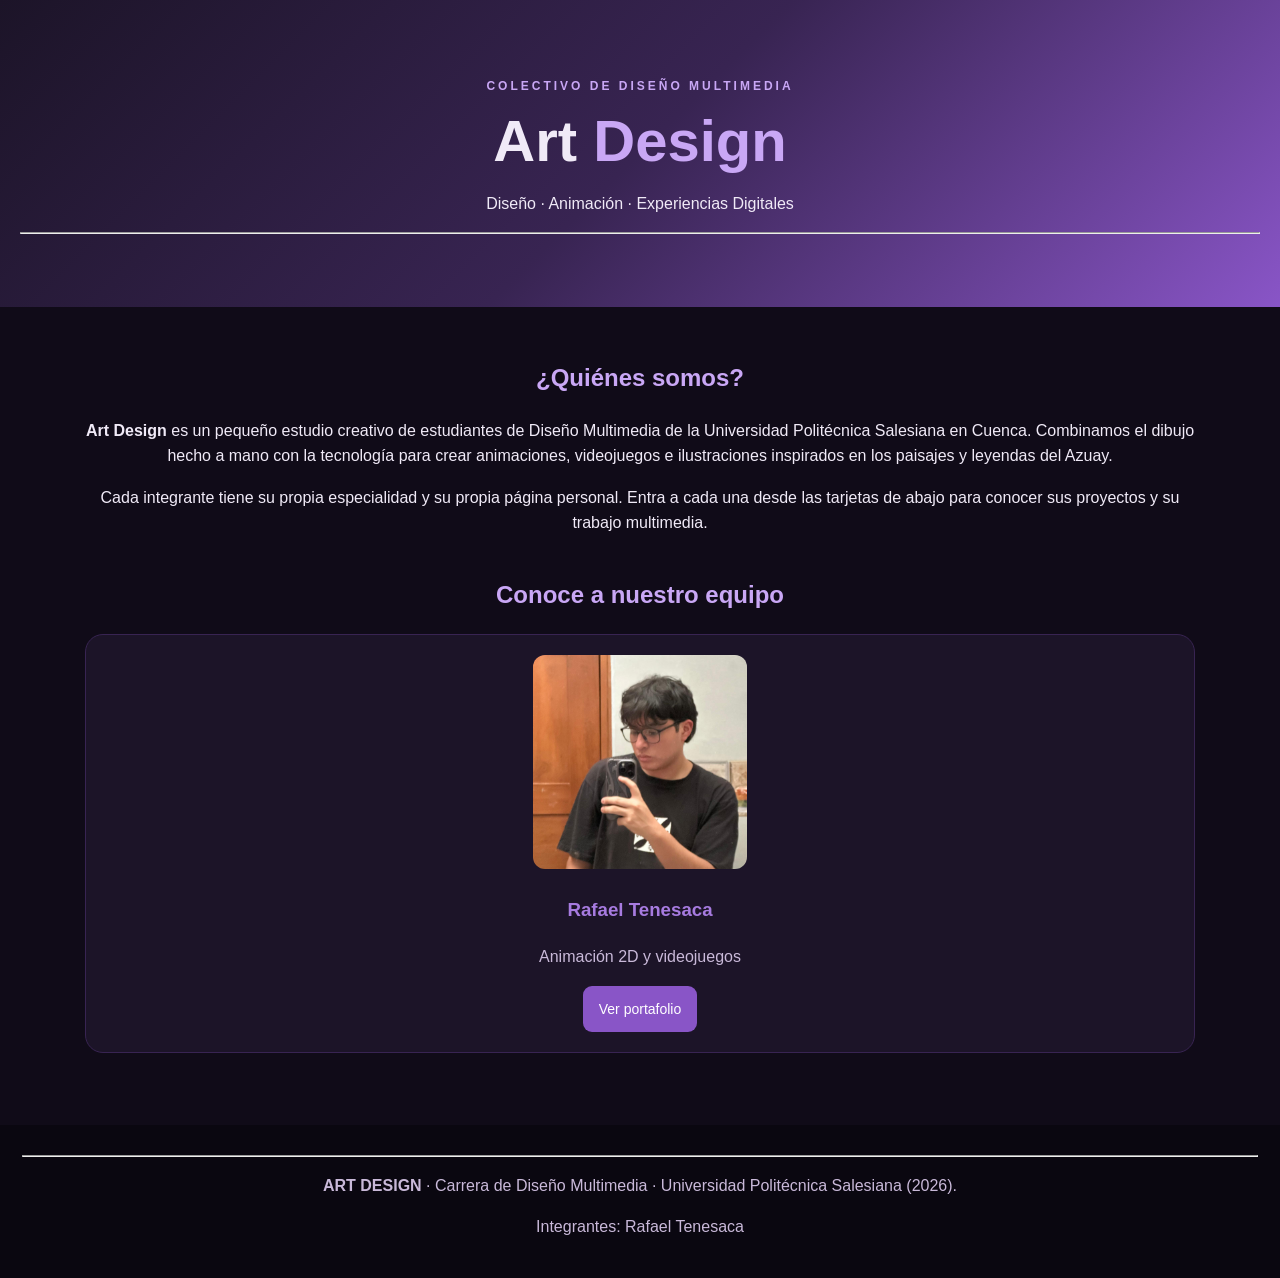
<file: index.html>
<!DOCTYPE html>
<html lang="es">
<head>
    <meta charset="UTF-8">
    <meta name="viewport" content="width=device-width, initial-scale=1.0">
    <meta name="description" content="ART DESIGN - Colectivo de Diseño Multimedia de Cuenca: animación, videojuegos e ilustración">
    <title>ART DESIGN · Colectivo de Diseño Multimedia</title>
    <link rel="stylesheet" href="estilos.css">
</head>
<body>

    <!-- CABECERA VISUAL DEL COLECTIVO (HTML + CSS) -->
    <header class="cabecera">
        <p class="etiqueta">COLECTIVO DE DISEÑO MULTIMEDIA</p>
        <h1>Art <span>Design</span></h1>
        <p>Diseño · Animación · Experiencias Digitales</p>
        <hr>
    </header>

    <main>

        <!-- PRESENTACIÓN DEL COLECTIVO -->
        <section>
            <h2>¿Quiénes somos?</h2>
            <p><strong>Art Design</strong> es un pequeño estudio creativo de estudiantes de Diseño Multimedia de la Universidad Politécnica Salesiana en Cuenca. Combinamos el dibujo hecho a mano con la tecnología para crear animaciones, videojuegos e ilustraciones inspirados en los paisajes y leyendas del Azuay.</p>
            <p>Cada integrante tiene su propia especialidad y su propia página personal. Entra a cada una desde las tarjetas de abajo para conocer sus proyectos y su trabajo multimedia.</p>
        </section>

        <!-- TARJETAS DEL EQUIPO -->
        <section>
            <h2>Conoce a nuestro equipo</h2>

            <div class="tarjetas">

                <article class="tarjeta">
                    <img src="imagenes/perfil.jpeg" alt="FOTO PERFIL DE RAFAEL TENESACA">
                    <h3>Rafael Tenesaca</h3>
                    <p>Animación 2D y videojuegos</p>
                    <a class="boton" href="integrantes/rafael/index.html">Ver portafolio</a>
                </article>

            </div>
        </section>

    </main>

    <!-- PIE DE PÁGINA CON IDENTIFICACIÓN DEL GRUPO -->
    <footer>
        <hr>
        <p><strong>ART DESIGN</strong> · Carrera de Diseño Multimedia · Universidad Politécnica Salesiana (2026).</p>
        <p>Integrantes: Rafael Tenesaca</p>
    </footer>

</body>
</html>
</file>
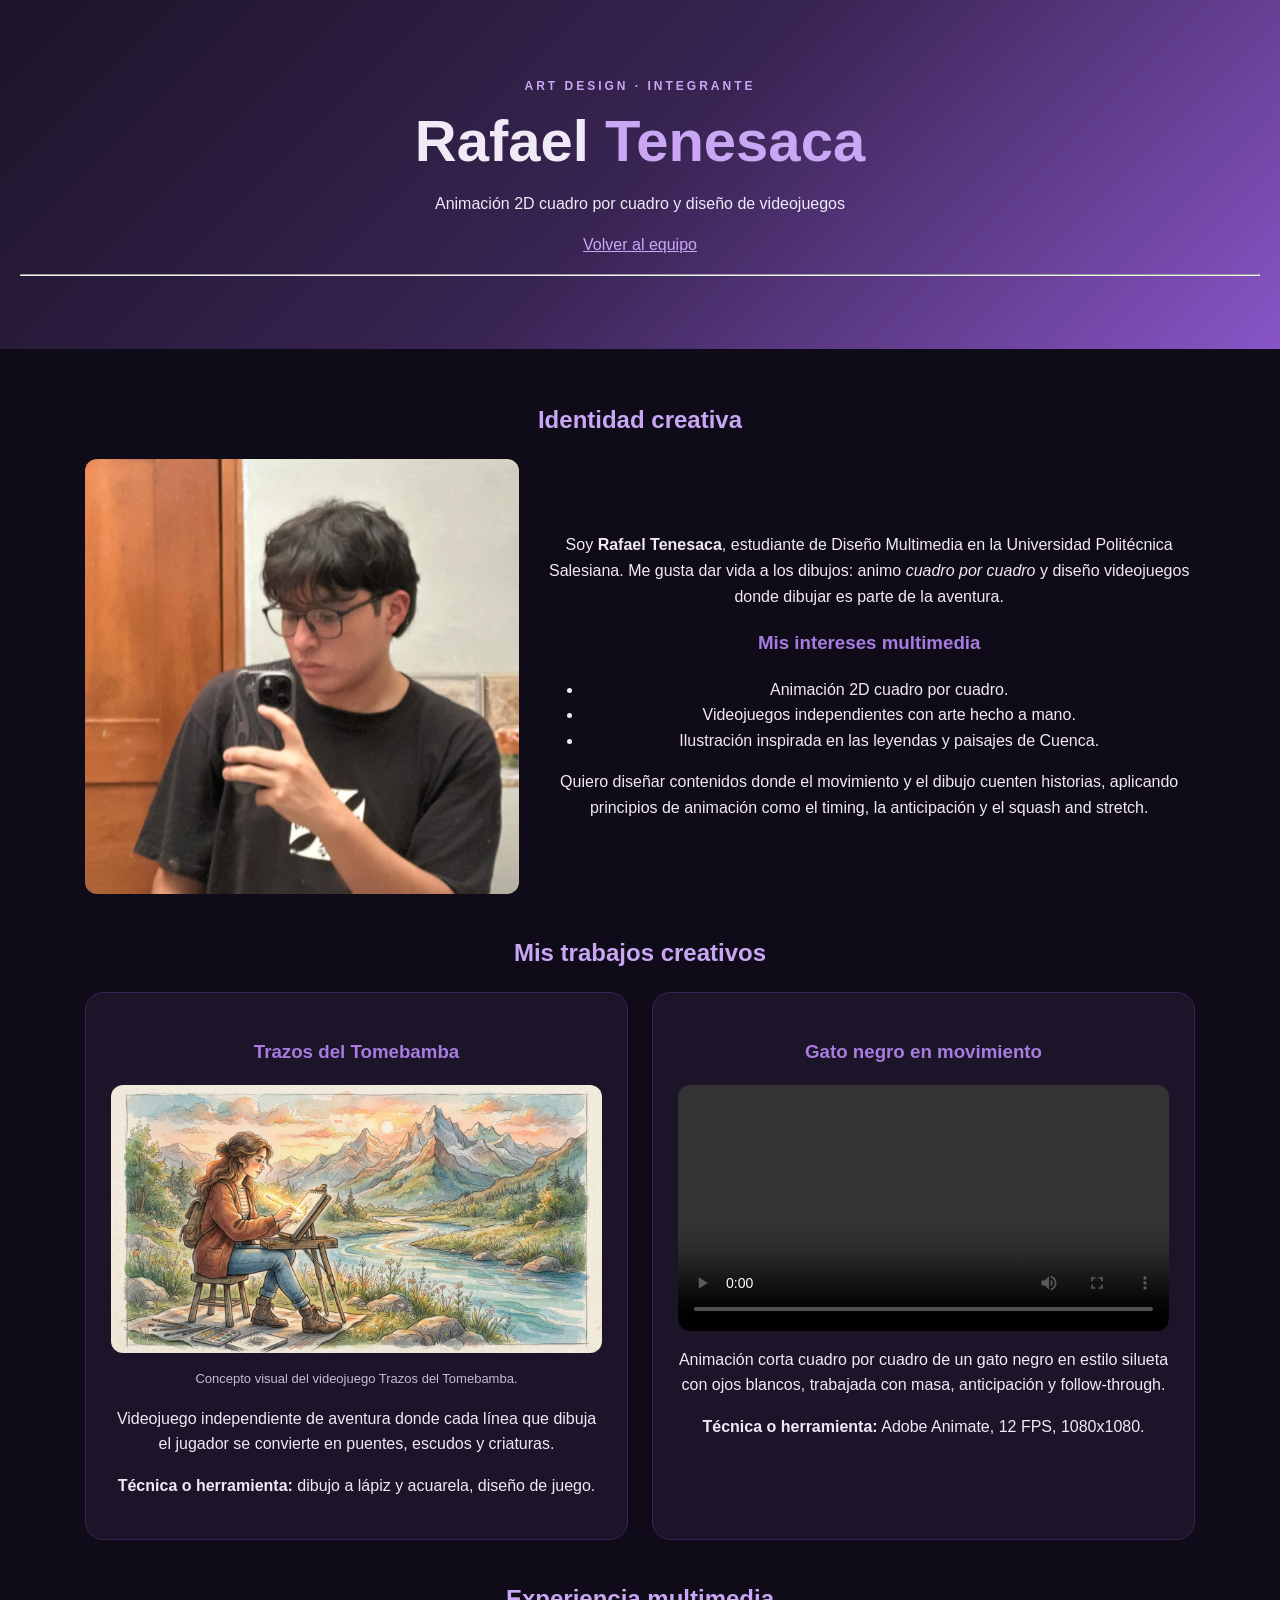
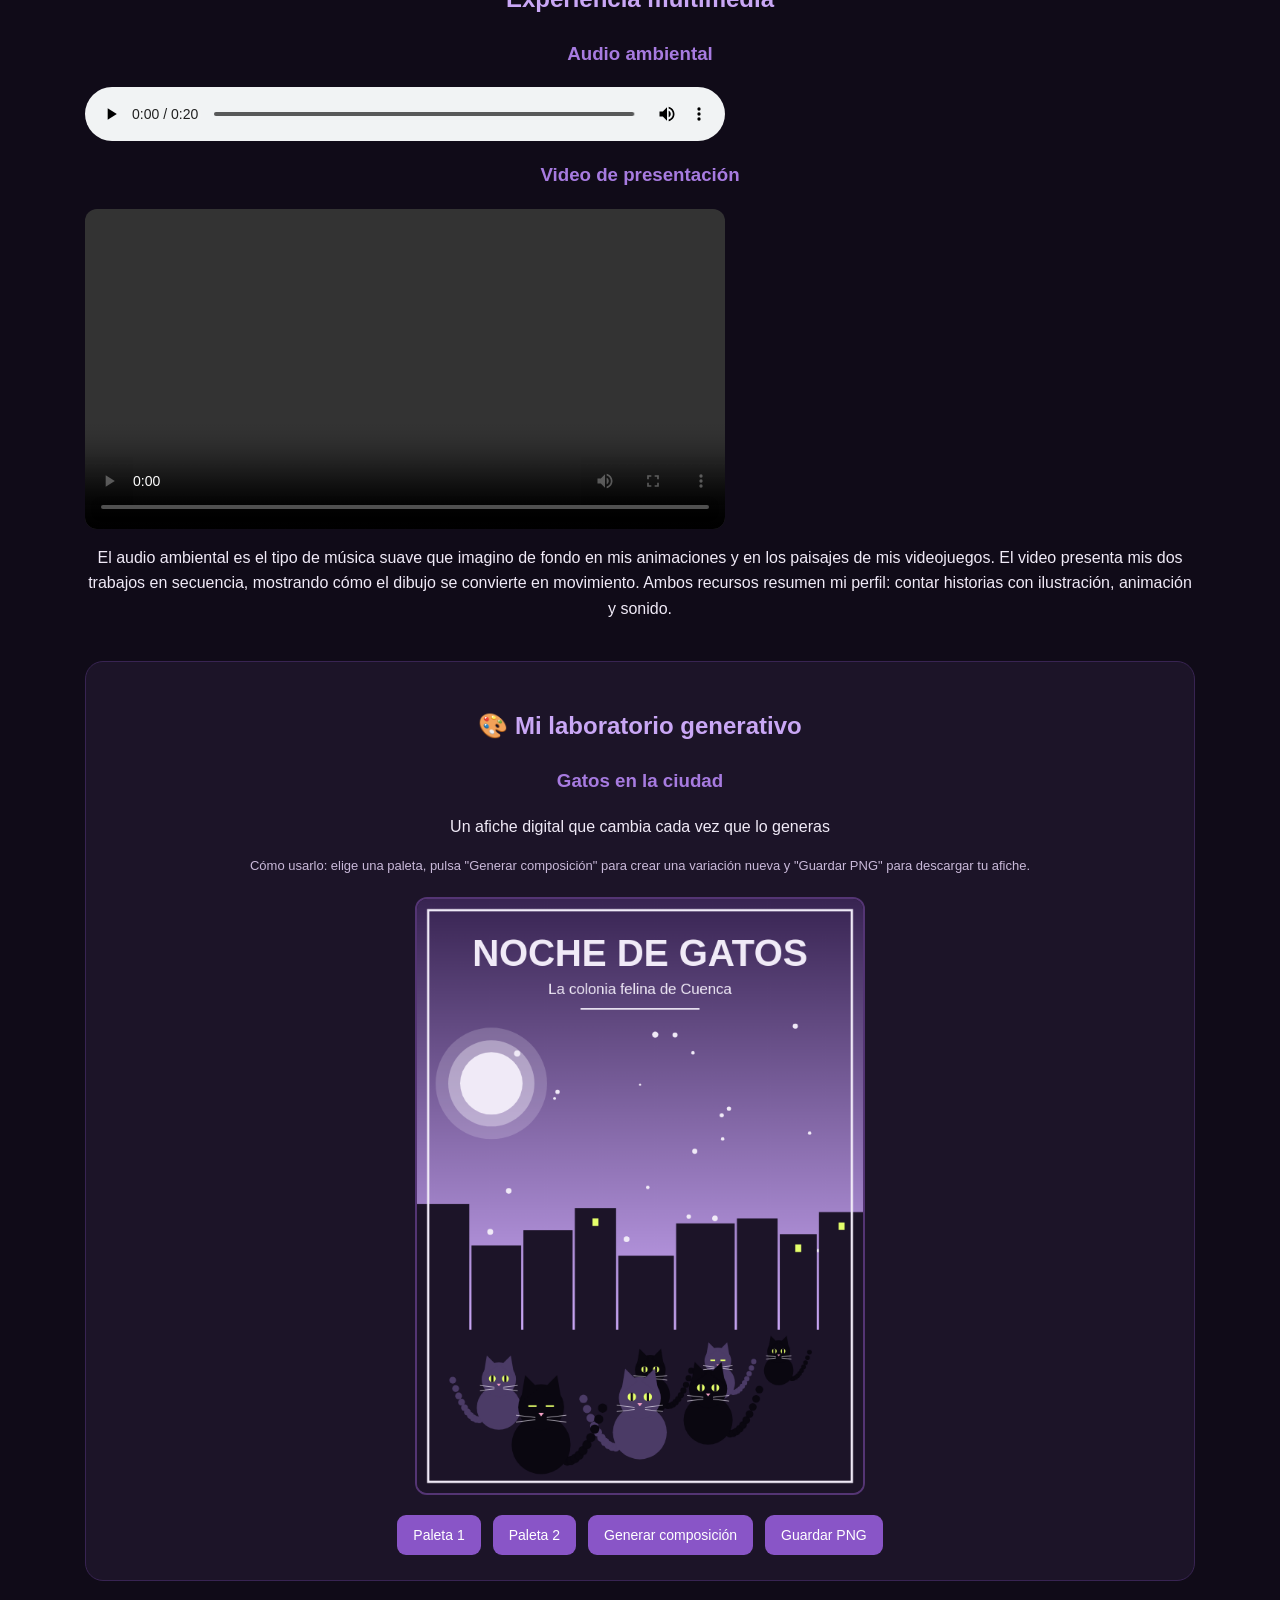
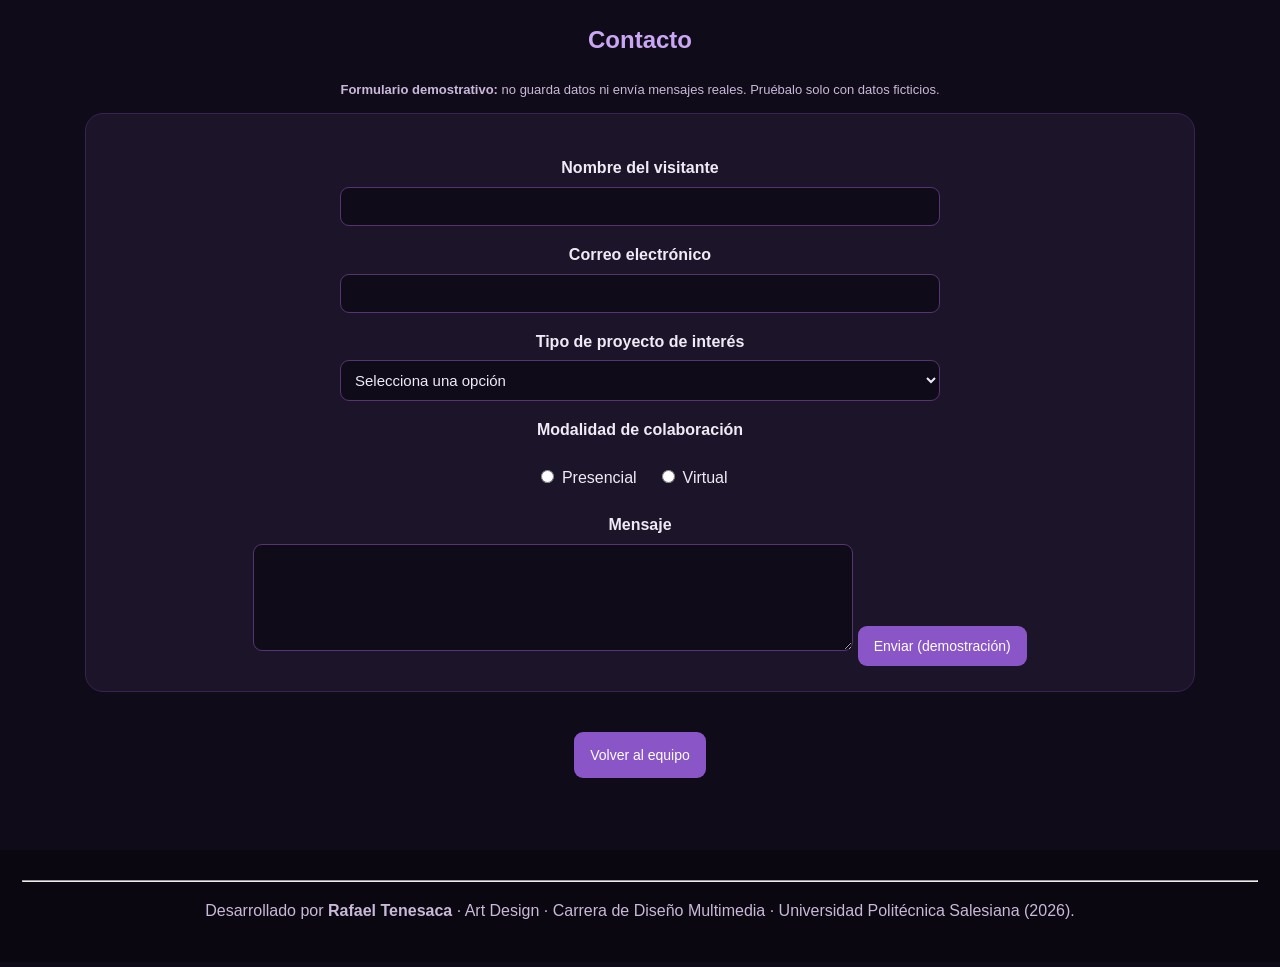
<file: integrantes/rafael/index.html>
<!DOCTYPE html>
<html lang="es">
<head>
    <meta charset="UTF-8">
    <meta name="viewport" content="width=device-width, initial-scale=1.0">
    <meta name="description" content="Rafael Tenesaca - Portafolio de animación 2D y videojuegos | Art Design">
    <title>Rafael Tenesaca · Portafolio · Art Design</title>
    <link rel="stylesheet" href="../../estilos.css">
</head>
<body>

    <!-- CABECERA -->
    <header class="cabecera">
        <p class="etiqueta">ART DESIGN · INTEGRANTE</p>
        <h1>Rafael <span>Tenesaca</span></h1>
        <p>Animación 2D cuadro por cuadro y diseño de videojuegos</p>
        <p><a href="../../index.html">Volver al equipo</a></p>
        <hr>
    </header>

    <main>

        <!-- A. IDENTIDAD CREATIVA -->
        <section>
            <h2>Identidad creativa</h2>
            <div class="perfil">
                <img src="imagenes/perfil.jpeg" alt="Ilustración estilizada de un bosque de acuarela con una laguna y una criatura andina">
                <div>
                    <p>Soy <strong>Rafael Tenesaca</strong>, estudiante de Diseño Multimedia en la Universidad Politécnica Salesiana. Me gusta dar vida a los dibujos: animo <em>cuadro por cuadro</em> y diseño videojuegos donde dibujar es parte de la aventura.</p>
                    <h3>Mis intereses multimedia</h3>
                    <ul>
                        <li>Animación 2D cuadro por cuadro.</li>
                        <li>Videojuegos independientes con arte hecho a mano.</li>
                        <li>Ilustración inspirada en las leyendas y paisajes de Cuenca.</li>
                    </ul>
                    <p>Quiero diseñar contenidos donde el movimiento y el dibujo cuenten historias, aplicando principios de animación como el timing, la anticipación y el squash and stretch.</p>
                </div>
            </div>
        </section>

        <!-- B. MIS TRABAJOS CREATIVOS -->
        <section>
            <h2>Mis trabajos creativos</h2>

            <div class="proyectos">

                <article class="panel">
                    <h3>Trazos del Tomebamba</h3>
                    <figure>
                        <img src="imagenes/proyecto1.jpg" alt="Ilustración a lápiz y acuarela de una joven con un lápiz brillante frente a un río y montañas dibujadas a mano">
                        <figcaption>Concepto visual del videojuego Trazos del Tomebamba.</figcaption>
                    </figure>
                    <p>Videojuego independiente de aventura donde cada línea que dibuja el jugador se convierte en puentes, escudos y criaturas.</p>
                    <p><strong>Técnica o herramienta:</strong> dibujo a lápiz y acuarela, diseño de juego.</p>
                </article>

                <article class="panel">
                    <h3>Gato negro en movimiento</h3>
                    <video controls width="640">
                        <source src="videos/Cambiazo.mp4" type="video/mp4">
                        <figcaption>Cuadro de la animación del gato negro, formato 1080x1080.</figcaption>
                    </video>
                    <p>Animación corta cuadro por cuadro de un gato negro en estilo silueta con ojos blancos, trabajada con masa, anticipación y follow-through.</p>
                    <p><strong>Técnica o herramienta:</strong> Adobe Animate, 12 FPS, 1080x1080.</p>
                </article>

            </div>
        </section>

        <!-- C. EXPERIENCIA MULTIMEDIA -->
        <section>
            <h2>Experiencia multimedia</h2>

            <h3>Audio ambiental</h3>
            <audio controls>
                <source src="audio/ambiente.mp3" type="audio/mpeg">
                Tu navegador no admite el reproductor de audio.
            </audio>

            <h3>Video de presentación</h3>
            <video controls width="640">
                <source src="videos/Giro.mp4" type="video/mp4">
                Tu navegador no admite el reproductor de video.
            </video>

            <p>El audio ambiental es el tipo de música suave que imagino de fondo en mis animaciones y en los paisajes de mis videojuegos. El video presenta mis dos trabajos en secuencia, mostrando cómo el dibujo se convierte en movimiento. Ambos recursos resumen mi perfil: contar historias con ilustración, animación y sonido.</p>
        </section>

        <!-- D. FORMULARIO DE CONTACTO -->

        <section class="panel" id="laboratorio">
            <h2>🎨 Mi laboratorio generativo</h2>
            <h3>Gatos en la ciudad</h3>
            <p>Un afiche digital que cambia cada vez que lo generas</p>
            <p class="ayuda">Cómo usarlo: elige una paleta, pulsa "Generar composición" para crear una variación nueva y "Guardar PNG" para descargar tu afiche.</p>

            <canvas id="lienzo" width="600" height="800">
                Tu navegador no soporta Canvas.
            </canvas>

            <div class="controles">
                <button id="btnPaleta1">Paleta 1</button>
                <button id="btnPaleta2">Paleta 2</button>
                <button id="btnGenerar">Generar composición</button>
                <button id="btnPNG">Guardar PNG</button>
            </div>
        </section>


        <!-- E. FORMULARIO DE CONTACTO -->
        <section>
            <h2>Contacto</h2>
            <p class="ayuda"><strong>Formulario demostrativo:</strong> no guarda datos ni envía mensajes reales. Pruébalo solo con datos ficticios.</p>

            <form class="panel" action="#" method="get">

                <label for="nombre">Nombre del visitante</label>
                <input type="text" id="nombre" name="nombre" required>

                <label for="correo">Correo electrónico</label>
                <input type="email" id="correo" name="correo" required>

                <label for="proyecto">Tipo de proyecto de interés</label>
                <select id="proyecto" name="proyecto" required>
                    <option value="">Selecciona una opción</option>
                    <option value="animacion">Animación 2D</option>
                    <option value="videojuego">Videojuego</option>
                    <option value="ilustracion">Ilustración</option>
                </select>

                <p><strong>Modalidad de colaboración</strong></p>
                <label class="opcion">
                    <input type="radio" name="modalidad" value="presencial" required> Presencial
                </label>
                <label class="opcion">
                    <input type="radio" name="modalidad" value="virtual"> Virtual
                </label>

                <label for="mensaje">Mensaje</label>
                <textarea id="mensaje" name="mensaje" rows="5" required></textarea>

                <button type="submit">Enviar (demostración)</button>
            </form>
        </section>

        <!-- F. NAVEGACIÓN -->
        <section>
            <a class="boton" href="../../index.html">Volver al equipo</a>
        </section>

    </main>

    <!-- PIE DE PÁGINA -->
    <footer>
        <hr>
        <p>Desarrollado por <strong>Rafael Tenesaca</strong> · Art Design · Carrera de Diseño Multimedia · Universidad Politécnica Salesiana (2026).</p>
    </footer>

    <script src="canvas.js"></script>

</body>
</html>
</file>
<file: estilos.css>
/* ART DESIGN · ESTILOS CSS
   Estilos compartidos del colectivo */

* {
    box-sizing: border-box;
}

body {
    margin: 0;
    background: #100B18;
    color: #F0EAF7;
    font-family: Arial, sans-serif;
    line-height: 1.6;
}

/* CABECERA */

.cabecera {
    text-align: center;
    padding: 65px 20px;
    background: linear-gradient(
        135deg,
        #1C1428,
        #382452,
        #8955C7
    );
}

.etiqueta {
    color: #C9A7F5;
    font-size: 12px;
    letter-spacing: 3px;
    font-weight: bold;
    
}

h1 {
    font-size: clamp(32px, 5vw, 58px);
    line-height: 1.15;
    margin: 12px 0;
}

h1 span {
    color: #C9A7F5;
}

/* CONTENIDO */

main {
    max-width: 1150px;
    margin: 0 auto;
    padding: 32px 20px;
    text-align: center;
}

h2 {
    color: #C9A7F5;
}

h3 {
    color: #A77BE0;
}

a {
    color: #C9A7F5;
}

a:hover {
    color: white;
}

/* SECCIONES Y PANELES */

section {
    margin-bottom: 40px;
}

.panel {
    background: #1C1428;
    border: 1px solid #382452;
    padding: 25px;
    border-radius: 18px;
}

/* TARJETAS DE INTEGRANTES (landing) */

.tarjetas {
    display: grid;
    grid-template-columns: minmax(0, 1fr);
}

.tarjeta {
    background: #1C1428;
    border: 1px solid #382452;
    padding: 20px;
    border-radius: 18px;
    text-align: center;
}

.tarjeta img {
    width: 20%;
    height: auto;
    border-radius: 12px;
}

.tarjeta p {
    color: #C9B9D9;
}

/* Enlaces con forma de botón */

.boton {
    display: inline-block;
    padding: 12px 16px;
    border-radius: 9px;
    background: #8955C7;
    color: white;
    text-decoration: none;
    font-size: 14px;
}

.boton:hover {
    background: #543574;
    color: white;
}

/* PÁGINA PERSONAL */

.perfil {
    display: grid;
    grid-template-columns: minmax(0, 1fr) minmax(0, 1.5fr);
    gap: 24px;
    align-items: center;
}

.perfil img {
    width: 100%;
    height: auto;
    border-radius: 12px;
}

.proyectos {
    display: grid;
    grid-template-columns: repeat(2, minmax(0, 1fr));
    gap: 24px;
}

figure {
    margin: 0 0 16px 0;
}

figure img {
    width: 100%;
    height: auto;
    border-radius: 12px;
}

figcaption {
    font-size: 13px;
    color: #C9B9D9;
    margin-top: 8px;
}

audio,
video {
    display: block;
    width: 100%;
    max-width: 640px;
    margin: 12px 0;
    border-radius: 12px;
}

/* FORMULARIO */

form label {
    display: block;
    margin: 16px 0 6px 0;
    font-weight: bold;
}

form input[type="text"],
form input[type="email"],
form select,
form textarea {
    width: 100%;
    max-width: 600px;
    padding: 10px;
    border: 1px solid #543574;
    border-radius: 9px;
    background: #100B18;
    color: #F0EAF7;
    font-size: 15px;
}

form .opcion {
    display: inline-block;
    margin: 6px 16px 6px 0;
    font-weight: normal;
}

form button {
    margin-top: 20px;
    padding: 12px 16px;
    border: none;
    border-radius: 9px;
    background: #8955C7;
    color: white;
    font-size: 14px;
    cursor: pointer;
}

form button:hover {
    background: #543574;
}

input:focus-visible,
select:focus-visible,
textarea:focus-visible,
button:focus-visible,
a:focus-visible {
    outline: 3px solid #C9A7F5;
    outline-offset: 3px;
}

.ayuda {
    font-size: 13px;
    color: #C9B9D9;
}

/* PIE DE PÁGINA */

footer {
    text-align: center;
    background: #0A0710;
    color: #C9B9D9;
    padding: 22px;
}

/* LABORATORIO GENERATIVO */

canvas {
    display: block;
    width: 100%;
    max-width: 450px;
    height: auto;
    margin: 20px auto;
    border: 2px solid #543574;
    border-radius: 12px;
}

.controles {
    display: flex;
    flex-wrap: wrap;
    justify-content: center;
    gap: 12px;
}

.controles button {
    padding: 12px 16px;
    border: none;
    border-radius: 9px;
    background: #8955C7;
    color: white;
    font-size: 14px;
    cursor: pointer;
}

.controles button:hover {
    background: #543574;
}

.controles button:focus-visible {
    outline: 3px solid #C9A7F5;
    outline-offset: 3px;
}

/* PANTALLAS PEQUEÑAS */

@media (max-width: 800px) {

    .tarjetas,
    .perfil,
    .proyectos {
        grid-template-columns: 1fr;
    }

    .cabecera {
        padding: 40px 20px;
    }

    .panel {
        padding: 18px;
    }
}
</file>
